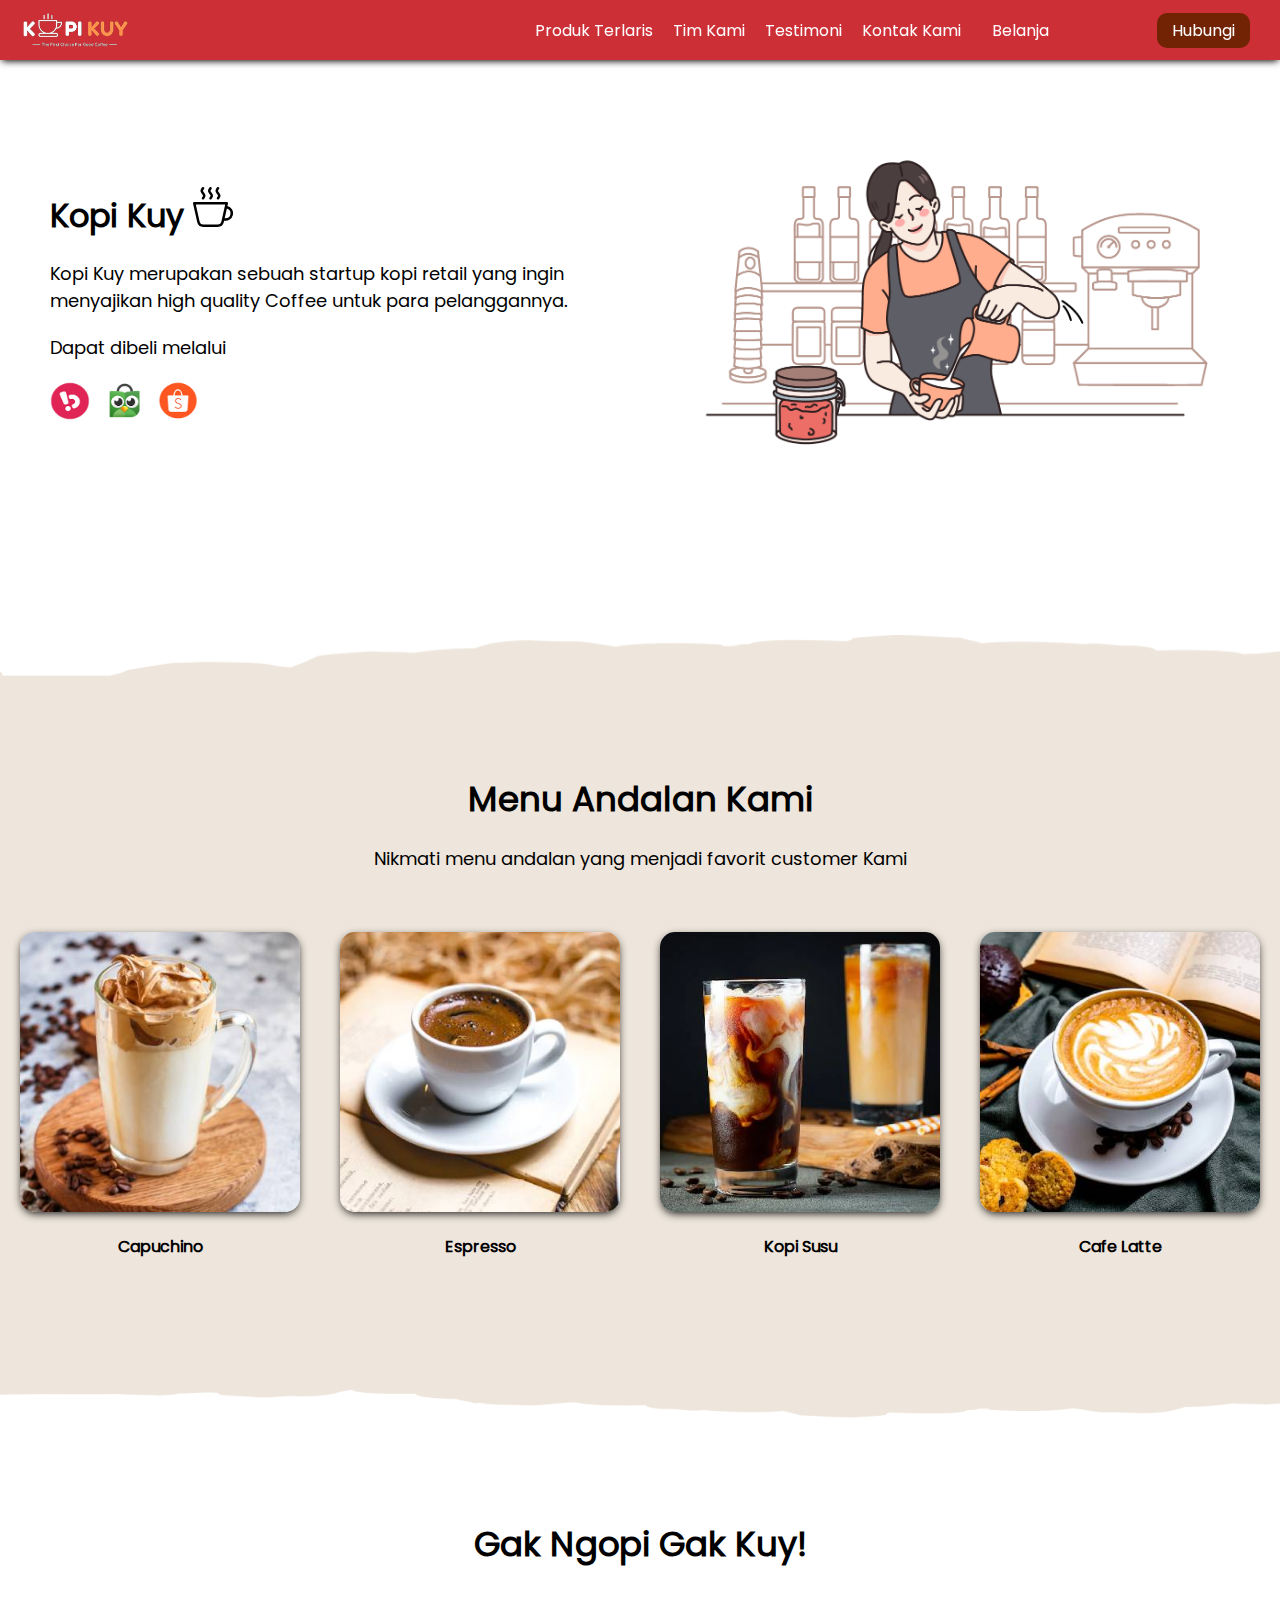
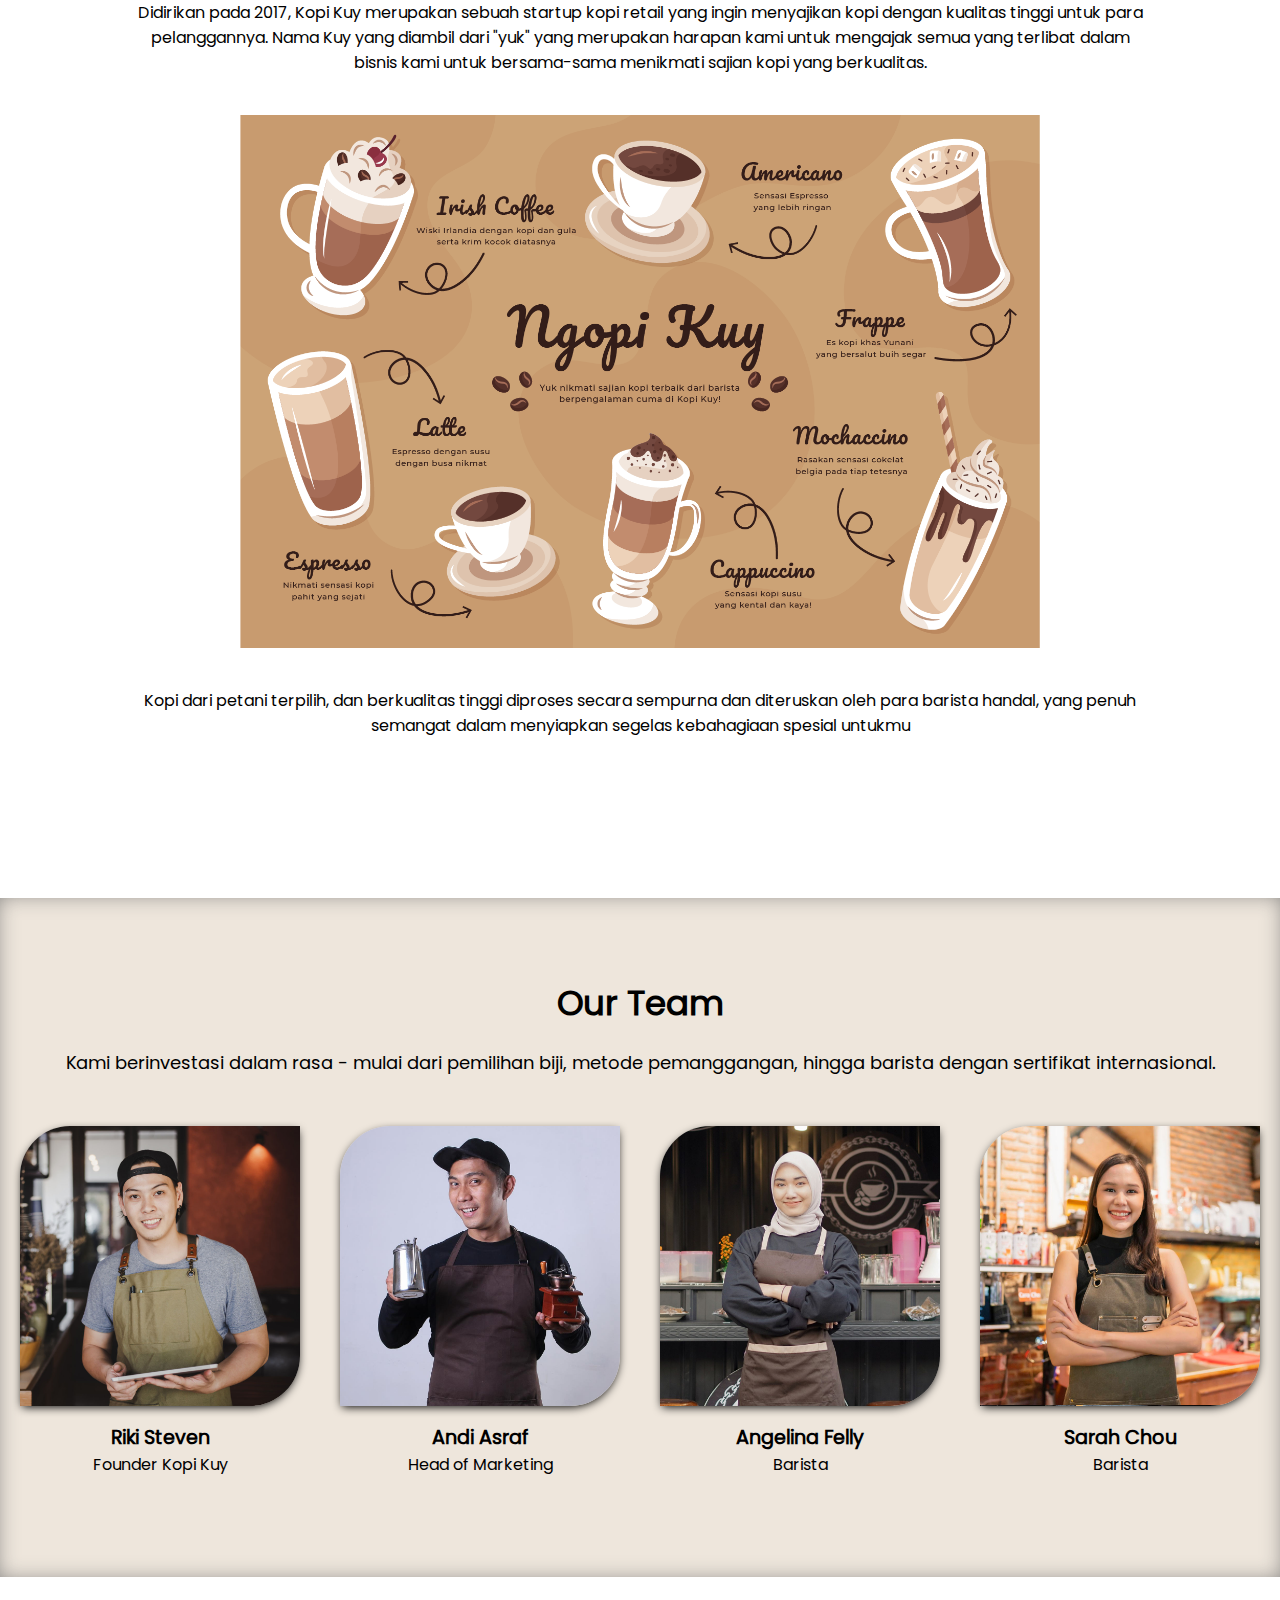
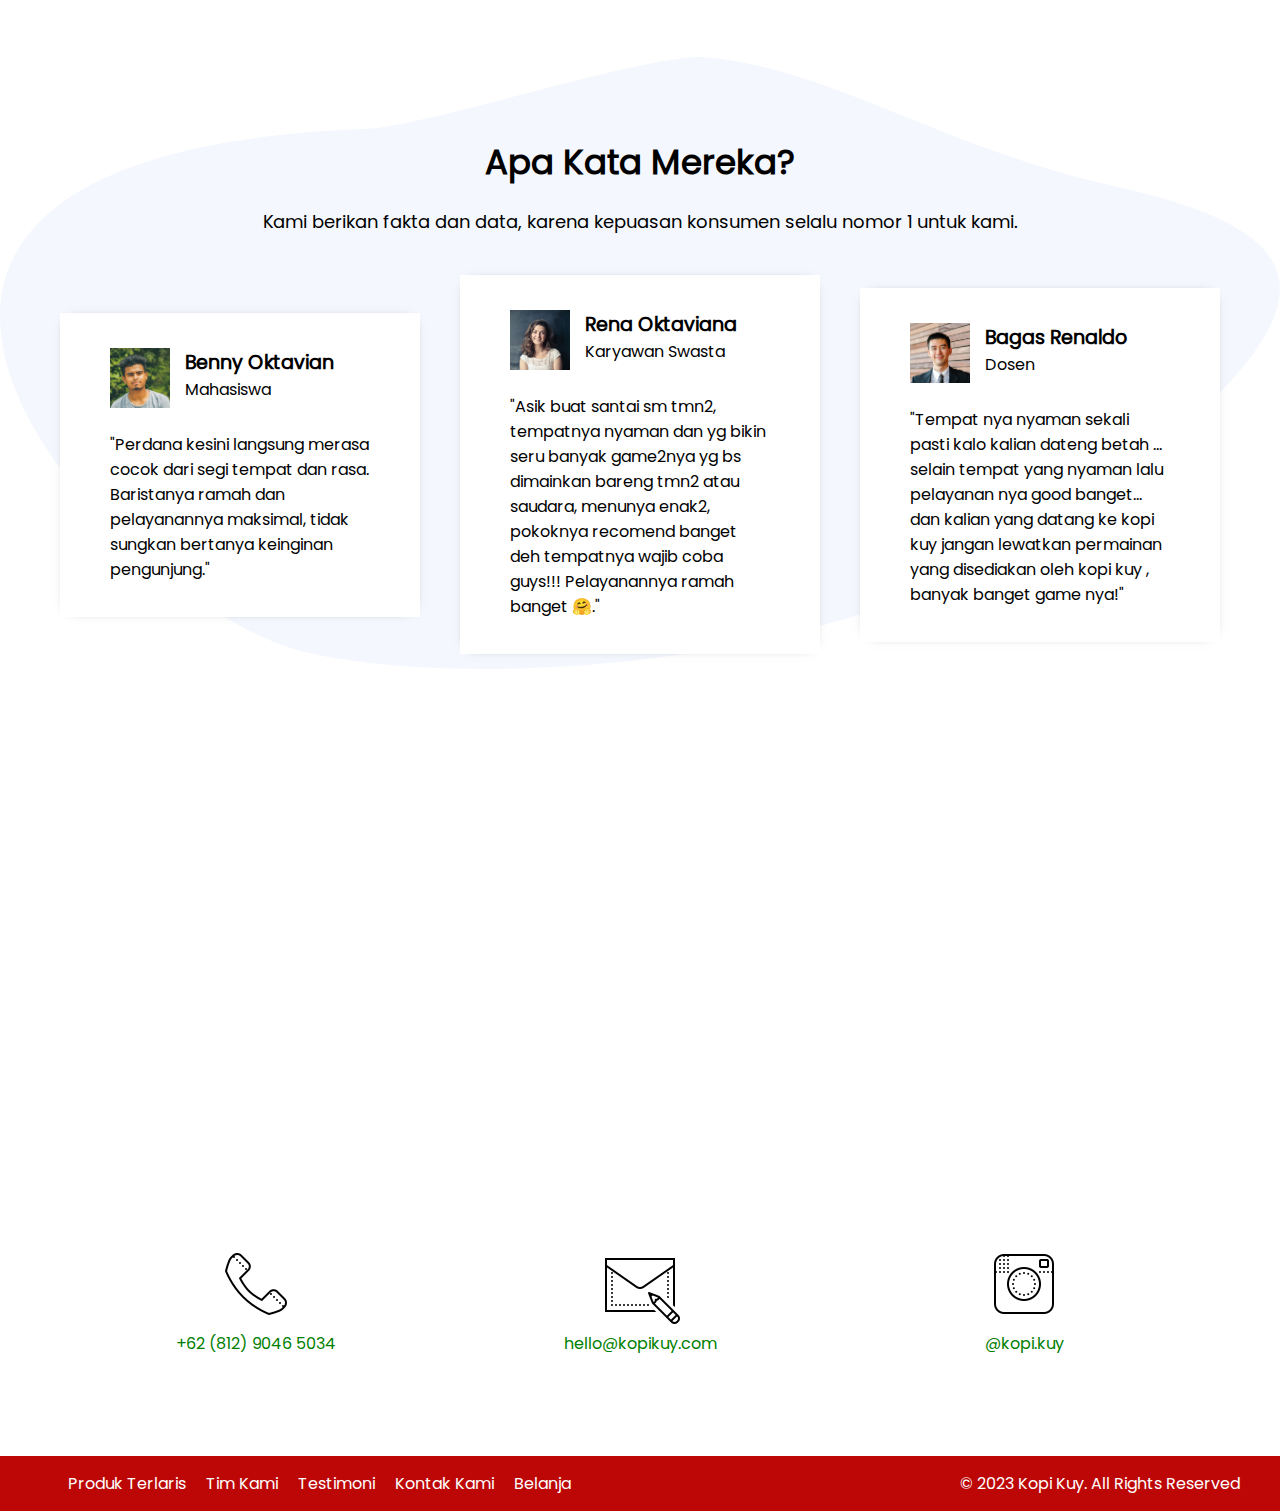
<file: index.html>
<!DOCTYPE html>
<html lang="id">

<head>
    <meta charset="UTF-8">
    <meta http-equiv="X-UA-Compatible" content="IE=edge">
    <meta name="viewport" content="width=device-width, initial-scale=1.0">
    <link rel="shortcut icon" href="images/favicon.ico" type="image/x-icon">
    <title>Website Kopi Kuy</title>
    <link rel="stylesheet" href="css/style.css">
</head>

<body>
    <nav>
        <img class="logo" src="images/logo/logo_kuy.png">
        <div class="navigasi">
            <a href="#best-seller">Produk Terlaris</a>
            <a href="#our-team">Tim Kami</a>
            <a href="#review">Testimoni</a>
            <a href="#contact-us">Kontak Kami</a>
        </div>
        <a class="shop" href="produk.html">Belanja</a>
        <a class="chat" href="https://wa.me/+62857199419?text=Saya ingin bertanya" target="_blank">Hubungi</a>
    </nav>

        <header>
            <div class="kiri">
                <h1>Kopi Kuy <img src="images/icon/icon_kopi.svg"></h1>
    
                <p>Kopi Kuy merupakan sebuah startup kopi retail yang ingin menyajikan high
                    quality Coffee untuk para pelanggannya.</p>
    
                <p>Dapat dibeli melalui</p>
    
                <div class="olshop">
                    <img src="images/logo/logo_bukalapak.png" alt="">
                    <img src="images/logo/logo_tokopedia.png" alt="">
                    <img src="images/logo/logo_shopee.png" alt="">
                </div>
            </div>
    
            <div class="kanan">
                <img src="images/header/header1.png">
            </div>
        </header>
    
        <section id="best-seller" class="best-seller">
    
            <h2>Menu Andalan Kami</h2>
    
            <p>Nikmati menu andalan yang menjadi favorit customer Kami</p>
    
            <div class="produk">
                <img src="images/produk/product_capuchino.jpg" alt="">
                <p>Capuchino</p>
            </div>
    
            <div class="produk">
                <img src="images/produk/product_espresso.jpg" alt="">
                <p>Espresso</p>
            </div>
    
            <div class="produk">
                <img src="images/produk/product_kopi_susu.jpg" alt="">
                <p>Kopi Susu</p>
            </div>
    
            <div class="produk">
                <img src="images/produk/product_latte.jpg" alt="">
                <p>Cafe Latte</p>
            </div>
    
        </section>
    
    
        <section id="about-us" class="about-us">
            <h2>Gak Ngopi Gak Kuy!</h2>
            <p>
                Didirikan pada 2017, Kopi Kuy merupakan sebuah startup kopi retail yang ingin menyajikan kopi
                dengan kualitas tinggi
                untuk para pelanggannya. Nama Kuy yang diambil dari "yuk" yang merupakan harapan kami untuk
                mengajak semua yang terlibat dalam bisnis kami untuk bersama-sama menikmati sajian kopi yang
                berkualitas.
            </p>
            <img src="images/about-us/aset_kopi_jumbo.png">
            <p>
                Kopi dari petani terpilih, dan berkualitas tinggi diproses secara sempurna dan diteruskan
                oleh para barista handal,
                yang penuh semangat dalam menyiapkan segelas kebahagiaan spesial untukmu
            </p>
        </section>
    
        <section class="our-team" id="our-team">
    
            <h2>Our Team</h2>
    
            <p>Kami berinvestasi dalam rasa - mulai dari pemilihan biji, metode pemanggangan,
                hingga barista dengan sertifikat internasional. </p>
    
            <div class="team">
                <img src="images/team/team1.jpg">
                <h3>Riki Steven</h3>
                <p>Founder Kopi Kuy</p>
            </div>
    
            <div class="team">
                <img src="images/team/team2.jpg">
                <h3>Andi Asraf</h3>
                <p>Head of Marketing</p>
            </div>
    
            <div class="team">
                <img src="images/team/team3.jpg">
                <h3>Angelina Felly</h3>
                <p>Barista</p>
            </div>
    
            <div class="team">
                <img src="images/team/team4.jpg">
                <h3>Sarah Chou</h3>
                <p>Barista</p>
            </div>
    
        </section>
    
        <section id="review" class="review">
            <h2>Apa Kata Mereka?</h2>
    
            <p>Kami berikan fakta dan data, karena kepuasan konsumen selalu nomor 1 untuk kami.</p>
    
            <div class="testimoni">
                <img src="images/customer/customer1.jpg">
                <div class="profile">
                    <h3>Benny Oktavian</h3>
                    <p>Mahasiswa</p>
                </div>
                <p>"Perdana kesini langsung merasa cocok dari segi tempat dan rasa. Baristanya ramah
                    dan pelayanannya maksimal, tidak sungkan bertanya keinginan pengunjung."</p>
            </div>
    
            <div class="testimoni">
                <img src="images/customer/customer2.jpg">
                <div class="profile">
                    <h3>Rena Oktaviana</h3>
                    <p>Karyawan Swasta</p>
                </div>
                <p>"Asik buat santai sm tmn2, tempatnya nyaman dan yg bikin seru banyak game2nya yg bs
                    dimainkan bareng tmn2 atau saudara, menunya enak2, pokoknya recomend banget deh
                    tempatnya wajib coba guys!!! Pelayanannya ramah banget 🤗."</p>
            </div>
    
            <div class="testimoni">
                <img src="images/customer/customer3.jpg">
                <div class="profile">
                    <h3>Bagas Renaldo</h3>
                    <p>Dosen</p>
                </div>
                <p>"Tempat nya nyaman sekali pasti kalo kalian dateng betah ... selain tempat yang
                    nyaman lalu pelayanan nya good banget... dan kalian yang datang ke kopi kuy jangan
                    lewatkan permainan yang disediakan oleh kopi kuy , banyak banget game nya!"</p>
            </div>
        </section>
    
        <section class="contact-us" id="contact-us">
    
            <iframe
                src="https://www.google.com/maps/embed?pb=!1m14!1m8!1m3!1d7932.741866032694!2d106.668581!3d-6.214715!3m2!1i1024!2i768!4f13.1!3m3!1m2!1s0x2e69f9912c7f297b%3A0xe5a3a671dae861ab!2sKopi%20kuy!5e0!3m2!1sid!2sid!4v1680617229460!5m2!1sid!2sid"
                allowfullscreen="" loading="lazy" referrerpolicy="no-referrer-when-downgrade"></iframe>
    
            <div class="kontak">
                <img src="images/icon/icon_phone.png">
                <p>+62 (812) 9046 5034</p>
            </div>
    
            <div class="kontak">
                <img src="images/icon/icon_mail.png">
                <p>hello@kopikuy.com</p>
            </div>
    
            <div class="kontak">
                <img src="images/icon/icon_instagram.png">
                <a href="https://instagram.com" role="button">
                    <p>@kopi.kuy</p>
                </a>
            </div>
    
        </section>
    
        <footer>
            <div class="navigasi">
                <a href="#best-seller">Produk Terlaris</a>
                <a href="#our-team">Tim Kami</a>
                <a href="#review">Testimoni</a>
                <a href="#contact-us">Kontak Kami</a>
                <a href="produk.html">Belanja</a>
            </div>
            <p>© 2023 Kopi Kuy. All Rights Reserved</p>
        </footer>


</body>

</html>
</file>
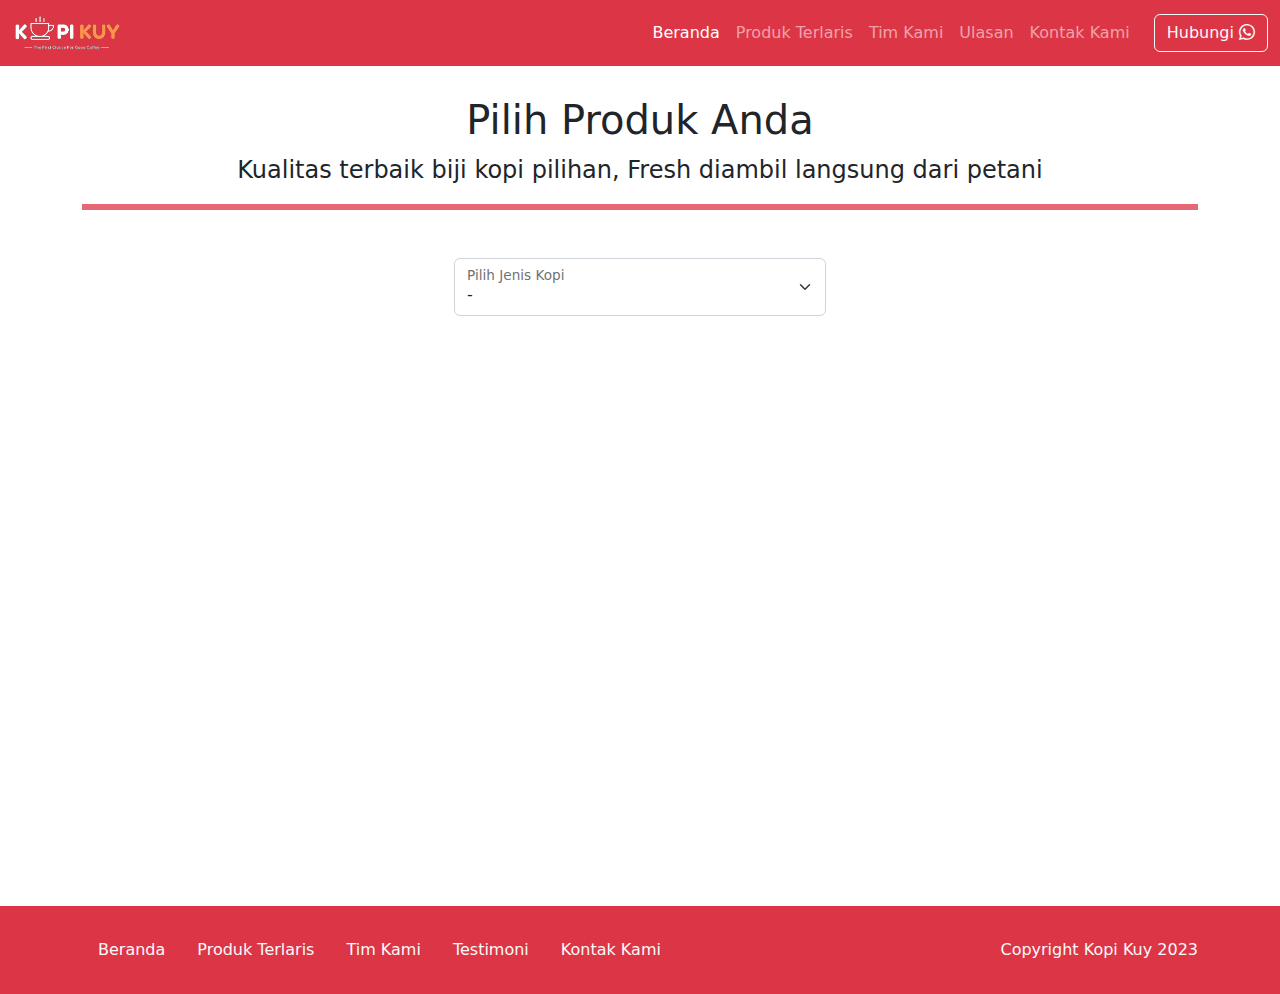
<file: produk.html>
<!DOCTYPE html>
<html lang="id">

<head>
    <meta charset="UTF-8">
    <meta http-equiv="X-UA-Compatible" content="IE=edge">
    <meta name="viewport" content="width=device-width, initial-scale=1.0">
    <link rel="shortcut icon" href="images/favicon/favicon.ico" type="image/x-icon">
    <title>Produk</title>
    <link rel="shortcut icon" href="images/favicon.ico" type="image/x-icon">
    <link rel="stylesheet" href="vendor/bootstrap/bootstrap.min.css">
    <link rel="stylesheet" href="vendor/bootstrap/bootstrap-icons.css">
    <script src="vendor/bootstrap/bootstrap.bundle.min.js"></script>
    <script src="js/jquery-3.6.3.min.js"></script>
    <style>
        section {
            min-height: 90vh;
        }
    </style>
</head>
<body>
    <nav class="navbar navbar-expand-lg bg-danger navbar-dark w-100 fixed-top">
        <div class="container-fluid">
            <a class="navbar-brand" href="#">
                <img class="logo" src="images/logo/logo_kuy.png" height="40">
            </a>
            <button class="navbar-toggler" type="button" data-bs-toggle="collapse"
                data-bs-target="#navbarSupportedContent" aria-controls="navbarSupportedContent" aria-expanded="false"
                aria-label="Toggle navigation">
                <span class="navbar-toggler-icon"></span>
            </button>
            <div class="collapse navbar-collapse" id="navbarSupportedContent">
                <ul class="navbar-nav ms-auto me-3 mb-2 mb-lg-0">
                    <li class="nav-item">
                        <a class="nav-link active" aria-current="page" href="index.html">Beranda</a>
                    </li>
                    <li class="nav-item">
                        <a class="nav-link" href="index.html#best-seller">Produk Terlaris</a>
                    </li>
                    <li class="nav-item">
                        <a class="nav-link" href="index.html#our-team">Tim Kami</a>
                    </li>
                    <li class="nav-item">
                        <a class="nav-link" href="index.html#review">Ulasan</a>
                    </li>
                    <li class="nav-item">
                        <a class="nav-link" href="index.html#contact-us">Kontak Kami</a>
                    </li>
                </ul>
                <a class="btn btn-outline-light" href="https://wa.me/+6285719946319" target="_blank">Hubungi <i
                        class="bi bi-whatsapp"></i></a>

            </div>
        </div>
    </nav>

    <section class="produk text-center my-5 py-5">
        <div class="container">
            <h1>Pilih Produk Anda</h1>
            <p class="fs-4">Kualitas terbaik biji kopi pilihan, Fresh diambil langsung dari petani</p>
            <hr class="border border-danger border-3 opacity-75">

            <div class="form-floating col-md-4 mx-auto my-5">

                <select class="form-select" id="select_kopi">
                    <option selected disabled>-</option>
                    <option value="non-coffee">non-coffee</option>
                    <option value="arabica">Arabica</option>
                    <option value="robusta">Robusta</option>
                </select>

                <label for="select_kopi">Pilih Jenis Kopi</label>

            </div>

            <div id="baris_produk" class="row row-cols-1 row-cols-md-2 row-cols-lg-4 ">

            </div>
        </div>
    </section>

    <footer class="bg-danger py-4">
        <div class="container">
            <div class="row align-items-center">
                <div class="col-md-8">
                    <ul class="nav">
                        <li class="nav-item">
                            <a class="nav-link link-light active" aria-current="page" href="index.html">Beranda</a>
                        </li>
                        <li class="nav-item">
                            <a class="nav-link link-light" href="index.html#best-seller">Produk Terlaris</a>
                        </li>
                        <li class="nav-item">
                            <a class="nav-link link-light" href="index.html#our-team">Tim Kami</a>
                        </li>
                        <li class="nav-item">
                            <a class="nav-link link-light" href="index.html#review">Testimoni</a>
                        </li>
                        <li class="nav-item">
                            <a class="nav-link link-light" href="index.html#contact-us">Kontak Kami</a>
                        </li>
                    </ul>
                </div>
                <div class="col-md-4 text-light text-end">
                    Copyright Kopi Kuy 2023
                </div>
            </div>
        </div>
    </footer>

    <script>
  
 var sumber = "https://rikikurnia.com/prakerja/api/kopi"
        var sumber2 = "data.json"

        select_kopi.onchange = function () {
            var dipilih = this.value
            console.log(dipilih)
            ambilData(dipilih)
        }


        function ambilData(dipilih) {
            var template = ""
            $.getJSON(sumber2).then(function (data) {
                var data_kopi = data[dipilih]
                console.log(data_kopi)

                data_kopi.forEach(item => {
                    template += `<div class="col mb-4">
                            <div class="card">
                                <img src="${item.foto}" class="card-img-top" alt="...">
                                <div class="card-body">
                                    <h5 class="card-title">${item.nama}</h5>
                                    <div class="row my-4">
                                        <div class="col">
                                            ${item.size}
                                        </div>
                                        <div class="col">
                                            ${item.harga}
                                        </div>
                                    </div>
                                    <a href="${item.link}" class="btn btn-danger w-100"><i class="bi bi-cart4"></i> Beli</a>
                                </div>
                            </div>
                        </div>`
                });
                document.querySelector("#baris_produk").innerHTML = template
            })
        }

     
    </script>
</body>

</html>
</file>
<file: css/style.css>
/* Kode * di bawah ini untuk mereset tampilan setiap web browser supaya seragam */

* {
   box-sizing: border-box;
   margin: 0;
   padding: 0;
}

html {
   /* scroll-behavior: smooth agar scroll ketika klik pada navigasi menjadi halus */
   scroll-behavior: smooth;
}

/* 
Kode di bawah ini untuk mengatur nav sampai footer agar memiliki tampilan flexibel
selengkapnya akan di bahas di hari ke 3
*/

nav,
header,
section,
footer {
   /* 
      display: flex memiliki pengaturan yang dapat mengatur agar elemen
      di dalamnya memiliki ukuran yang fleksibel
      digunakan saat ada elemen yang isinya lebih dari satu kolom
   */
   display: flex;
   /* 
      align-items: center mengatur elemen di dalamnya rata tengah vertikal
   */
   align-items: center;

   /* 
      justify-content: center mengatur elemen di dalamnya rata tengah horizontal
   */
   justify-content: center;

   /* 
      flex-wrap: wrap mengatur agar jika lebar elemen berlebih, maka elemen
      akan otomatis diletakan di baris baru (tidak dipaksakan di satu baris)
   */
   flex-wrap: wrap;
}



/* 
Kode @font-face untuk menginstall font ke dalam Website 
src adalah untuk lokasi fontnya, font dapat di cari di website https://fonts.google.com/
dengan memberi nama family, maka kita mendaftarkan font tersebut ke dalam website
*/

@font-face {
   src: url(../fonts/poppins.woff2);
   font-family: 'Poppins';
}

body {
   /* 
   mendaftarkan semua teks pada body menjadi family Poppins 
   kenapa pada body? karena elemen body membungkus semua elemen dari nav section sampai footer
   */
   font-family: 'Poppins';
}

/*
Misalnya ada font dari google yang bernama Irish Grover yang berada di:
https://fonts.gstatic.com/s/irishgrover/v23/buExpoi6YtLz2QW7LA4flVgv__RP.woff2

maka bisa coba copy kode berikut untuk menginstall font tadi:

@font-face {
  font-family: 'Irish Grover';
  font-style: normal;
  font-weight: 400;
  src: url(https://fonts.gstatic.com/s/irishgrover/v23/buExpoi6YtLz2QW7LA4flVgv__RP.woff2) format('woff2');
}

Jika kode di atas sudah di copy
Nanti pada element yang ingin menggunakan font Irish Grover Tadi, tinggal diganti font-familynya
misal mau mengganti h1 dan h2 maka kodenya sebagai berikut:

h1,h2 {
   font-family: 'Irish Grover';
}

*/


a {
   /* menghilangkan garis bawah pada link */
   text-decoration: none;

   /* 
   color: adalah untuk mengganti warna tulisan.
   color:unset digunakan pada a untuk menghilangkan warna bawaan pada link (biasanya warna biru) 
   */
   color: unset;
}

h2 {
   /* mengatur ukuran huruf ke 34 pixel */
   font-size: 34px;
}

h3 {
   /* mengatur ukuran huruf ke 1.2rem */
   font-size: 1.2rem;
}

h1,
h2,
h3 {
   /* mengatur tebal huruf bisa bold, normal*/
   font-weight: bold;
}

img {
   /* 
      kode max-width artinya lebar maksimal
      mengatur agar semua elemen img memiliki lebar maksimal 100% agar
      besar gambar tidak melebihi layar ataupun elemen pembungkus
   */
   max-width: 100%;
}

/* Navigasi */

nav {
   /* 
   background-color mengatur warna latar belakang 
   untuk pengguna hp, pergantian warna tidak bisa seperti vs code
   hanya dapat menggunakan warna bahasa inggris seperti: red, green, brown, purple dsb
   untuk pengguna vscode silahkan arahkan mouse ke kotak warna di bawah
   untuk mengganti warna sesuai keinginan
   */
   background-color: #c40812d7;

   /* box-shadow membuat efek bayangan */
   box-shadow: 0 3px 7px -2px #000;

   /* width mengatur lebar elemen. 100% agar lebarnya full dari kiri sampai kanan layar */
   width: 100%;

   /* 
   padding digunakan untuk memberi jarak ke dalam. 
   efeknya bila digunakan pada elemen yang memiliki warna latar akan membuat elemen tersebut 'gemuk'
   padding-top artinya jarak ke atas, nilai padding dapat berupa
   padding-top, padding-bottom, padding-left, padding-right
   */
   padding-top: 10px;
   padding-bottom: 10px;

   /* 
   position mengatur posisi elemen, position:fixed supaya elemen nav akan ikut menempel di atas layar
   saat kita scroll ke bawah. Jika ingin navigasi gak nempel, bisa menggunakan position:static;
   */
   position: fixed;

   /* Nilai z-index semakin besar, maka elemen akan semakin di depan */
   z-index: 500;
}

img.logo {
   /* height mengatur tinggi elemen */
   height: 40px;
   /* penjelasan margin mirip dengan padding, fungsinya untuk memberi jarak pada elemen */
   margin-left: 20px;
}

div.navigasi {
   margin-left: auto;
   margin-right: 15px;
}

nav a {
   color: #fff;
   padding-left: 8px;
   padding-right: 8px;
}

a.shop {
   margin-right: 100px;
}

a.chat {
   margin-right: 30px;
   background-color: rgb(114, 35, 4);
   color: #fff;
   padding-top: 5px;
   padding-right: 15px;
   padding-bottom: 5px;
   padding-left: 15px;
   border-radius: 10px;
}


/* 
   PERHATIKAN bahwa dalam mengatur elemen, nama elemen langsung ditulis
   sedangkan untuk mengatur class, dibutuhkan tanda titik (.) terlebih dulu
   img {} berarti seluruh elemen dengan tag img (<img src="....">), 
   sedangkan .img artinya hanya elemen dengan class img (<img class="img" src="...">) 
*/


/* HEADER */


header,
section {
   /*
    padding mengatur jarak ke dalam
    pada padding dan margin ditambahkan top / right / bottom / top 
    untuk mengatur jarak masing-masing 
   */
   padding-top: 80px;
   padding-bottom: 80px;

   /* margin mengatur jarak ke luar */
   margin-bottom: 80px;
}

/* penulisan CSS dapat digabung dengan beberapa elemen */
header div.kiri,
header div.kanan {
   /* width mengatur lebar elemen. 50% artinya setengah ukuran elemen pembungkus */
   width: 50%;
   padding: 50px;
}

header h1 {
   margin-bottom: 20px;
}

header p {
   /* font-size digunakan untuk mengatur ukuran huruf */
   font-size: 18px;
   margin-bottom: 20px;
}

div.olshop img {
   width: 40px;
   /* aspect-ratio:1 agar tinggi menyesuaikan width */
   aspect-ratio: 1;
   margin-right: 10px;
}

/* Best Seller */

section.best-seller {
   position: relative;

   /* background-color mengatur warna latar belakang elemen */
   background-color: #EEE6DC;

   /* text-align mengatur rata tulisan, bisa bernilai: left, right, center, justify */
   text-align: center;
}

/* 
terkait position, after, dan before memerlukan pemahaman mendalam
terkait layout pada CSS untuk dapat memahami secara penuh 
*/

section.best-seller::before,
section.best-seller::after {
   position: absolute;
   content: "";
   width: 100%;
   height: 76px;

   /* background-image untuk menambahkan gambar sebagai background */
   background-image: url(../images/background/garis-atas.png);

   /*background-size agar gambar latar menyesuaikan tinggi / lebar elemen */
   background-size: cover;

   top: -60px;
   left: 0;
}

section.best-seller::after {
   height: 60px;
   background-image: url(../images/background/garis-bawah.png);
   top: unset;
   bottom: -60px;
}

section.best-seller h2 {
   margin-bottom: 20px;
   width: 100%;
}

/* 
Penulisan section.best-seller > p berarti mengatur elemen p yang langsung
di bungkus oleh elemen <section class="best-seller">
aturan ini tidak berlaku untuk elemen <p> yang ada di dalam <div class="produk">
*/

section.best-seller>p {
   font-size: 18px;
   margin-bottom: 40px;
   width: 100%;
}

div.produk {
   /* 
      Penulisan padding dan margin seperti padding:20px ini penulisan singkat 
      yang berarti top, right, bottom, left nilainya sama, yaitu 20px 
   */
   padding: 20px;
   width: 25%;
}

div.produk img {
   /* transition membuat animasi transisi dari perubahan style, 0.3s berarti 0.3 detik */
   transition: all 0.3s ease;

   /* border-radius  Membuat sudut membulat */
   border-radius: 15px;

   /* box-shadow membuat efek bayangan */
   box-shadow: 0 3px 10px -2px #000;
}

/*

kode div.produk img:hover akan dijalankan saat mouse ada di atas elemen <img> yang ada
di dalam <div class="produk"> 
karena ada efek transition pada div.produk img 
maka akan menghasilkan efek animasi yang smooth

*/
div.produk img:hover {

   /* membuat transformasi, bisa berupa scale(1.05), rotate(180deg), translateY(-50px), dsb */
   transform: scale(0.9);
   border-radius: 50%;
}

div.produk p {
   margin-top: 15px;
   font-weight: bold;
}



/* About US */

section.about-us {
   /* max-width: 80%; mengatur lebar maksimal elemen tidak boleh melebihi 80% layar */
   max-width: 80%;

   /* margin-left dan margin-right auto akan membuat posisi elemen berada di tengah */
   margin-left: auto;
   margin-right: auto;
   text-align: center;
}

section.about-us h2 {
   margin-bottom: 30px;
   width: 100%;
}

section.about-us img {
   /* 
      Penulisan width: 800px dan max-width: 100% mengatur agar
      elemen memiliki lebar 800px namun tidak boleh melebihi 100% ukuran layar
   */
   width: 800px;
   max-width: 100%;
   margin: auto;
}

/*
section.about-us p:nth-child(2) berarti mengatur elemen ke 2 dengan jenis <p>
yang ada di dalam <section class="about-us">
*/

section.about-us p:nth-child(2) {
   margin-bottom: 40px;
}

section.about-us p:nth-child(4) {
   margin-top: 40px;
}


/* OUR TEAM */

section.our-team {
   background-color: #EEE6DC;
   box-shadow: inset 0px 0px 23px -6px #707070;
   text-align: center;
}

section.our-team h2 {
   margin-bottom: 20px;
   width: 100%;
}

section.our-team>p {
   margin-bottom: 30px;
   font-size: 18px;
   width: 800px;
   max-width: 90%;
   margin-left: auto;
   margin-right: auto;
   width: 100%;
}

div.team {
   width: 25%;
   padding: 20px;
}

div.team img {
   width: 100%;
   aspect-ratio: 1/1;
   object-fit: cover;
   box-shadow: 0 3px 10px -2px #000;
   border-radius: 50px 0px 50px 0px;
   margin-bottom: 10px;
}


/* REVIEW */

section.review {
   background-image: url(../images/background/bg-review.svg);
   /* 
      background-size: contain;
      membuat gambar latar belakang tidak terpotong
   */
   background-size: contain;

   /* 
      background-repeat: no-repeat;
      membuat gambar latar belakang tidak diulang (duplikat)
   */
   background-repeat: no-repeat;
   padding-left: 40px;
   padding-right: 40px;
   justify-content: space-around;
   /* align-items: stretch; membuat tinggi elemen di dalam .review .baris seragam */
   text-align: center;
}

section.review h2 {
   margin-bottom: 20px;
   width: 100%;
}

section.review>p {
   margin-bottom: 40px;
   font-size: 18px;
   width: 100%;
}

div.testimoni {
   width: 30%;
   display: flex;
   flex-wrap: wrap;
   padding: 35px 50px;
   box-shadow: 0px 0px 12px -10px #000;
   background-color: #fff;
}

div.testimoni img {
   width: 60px;
   height: 60px;
   margin-right: 15px;
   object-fit: cover;
}

div.profile {
   text-align: left;
   display: block;
   margin-bottom: 30px;
   width: calc(100% - 75px);
}

div.profile p {
   width: 100%;
   text-align: left;
}

div.testimoni>p {
   width: 100%;
   text-align: left;
}


/* CONTACT US */
section.contact-us {
   margin-bottom: 20px;
}

section.contact-us iframe {
   width: 100%;
   height: 300px;
   border: 0;
}

div.kontak {
   width: 30%;
   /* color mengatur warna tulisan */
   color: green;
   text-align: center;
   margin-top: 50px;
}


/* FOOTER */

footer {
   background-color: #bd0707;
   padding-top: 15px;
   padding-bottom: 15px;
   color: #fff;
   padding-right: 40px;
   padding-left: 40px;
}

footer div.navigasi {
   margin-left: 20px;
   margin-right: auto;
}

footer div.navigasi a {
   padding: 8px;
}

/* UNTUK kode RESPONSIF hari ke 3 tulis DI BAWAH sini */
@media (max-width:768px) {
   div.navigasi {
      display: none
   }

   a.shop {
      margin-right: 20px;
   }

   img.logo {
      margin-right: auto;
   }

   header div.kiri,
   header div.kanan {
      padding: 20px;
      text-align: center;
      width: 100%;
   }

   div.produk,
   div.team,
   div.kontak {
      width: 50%;
   }

   div.testimoni {
      width: 100%;
      margin-bottom: 30px;
   }
}
</file>
